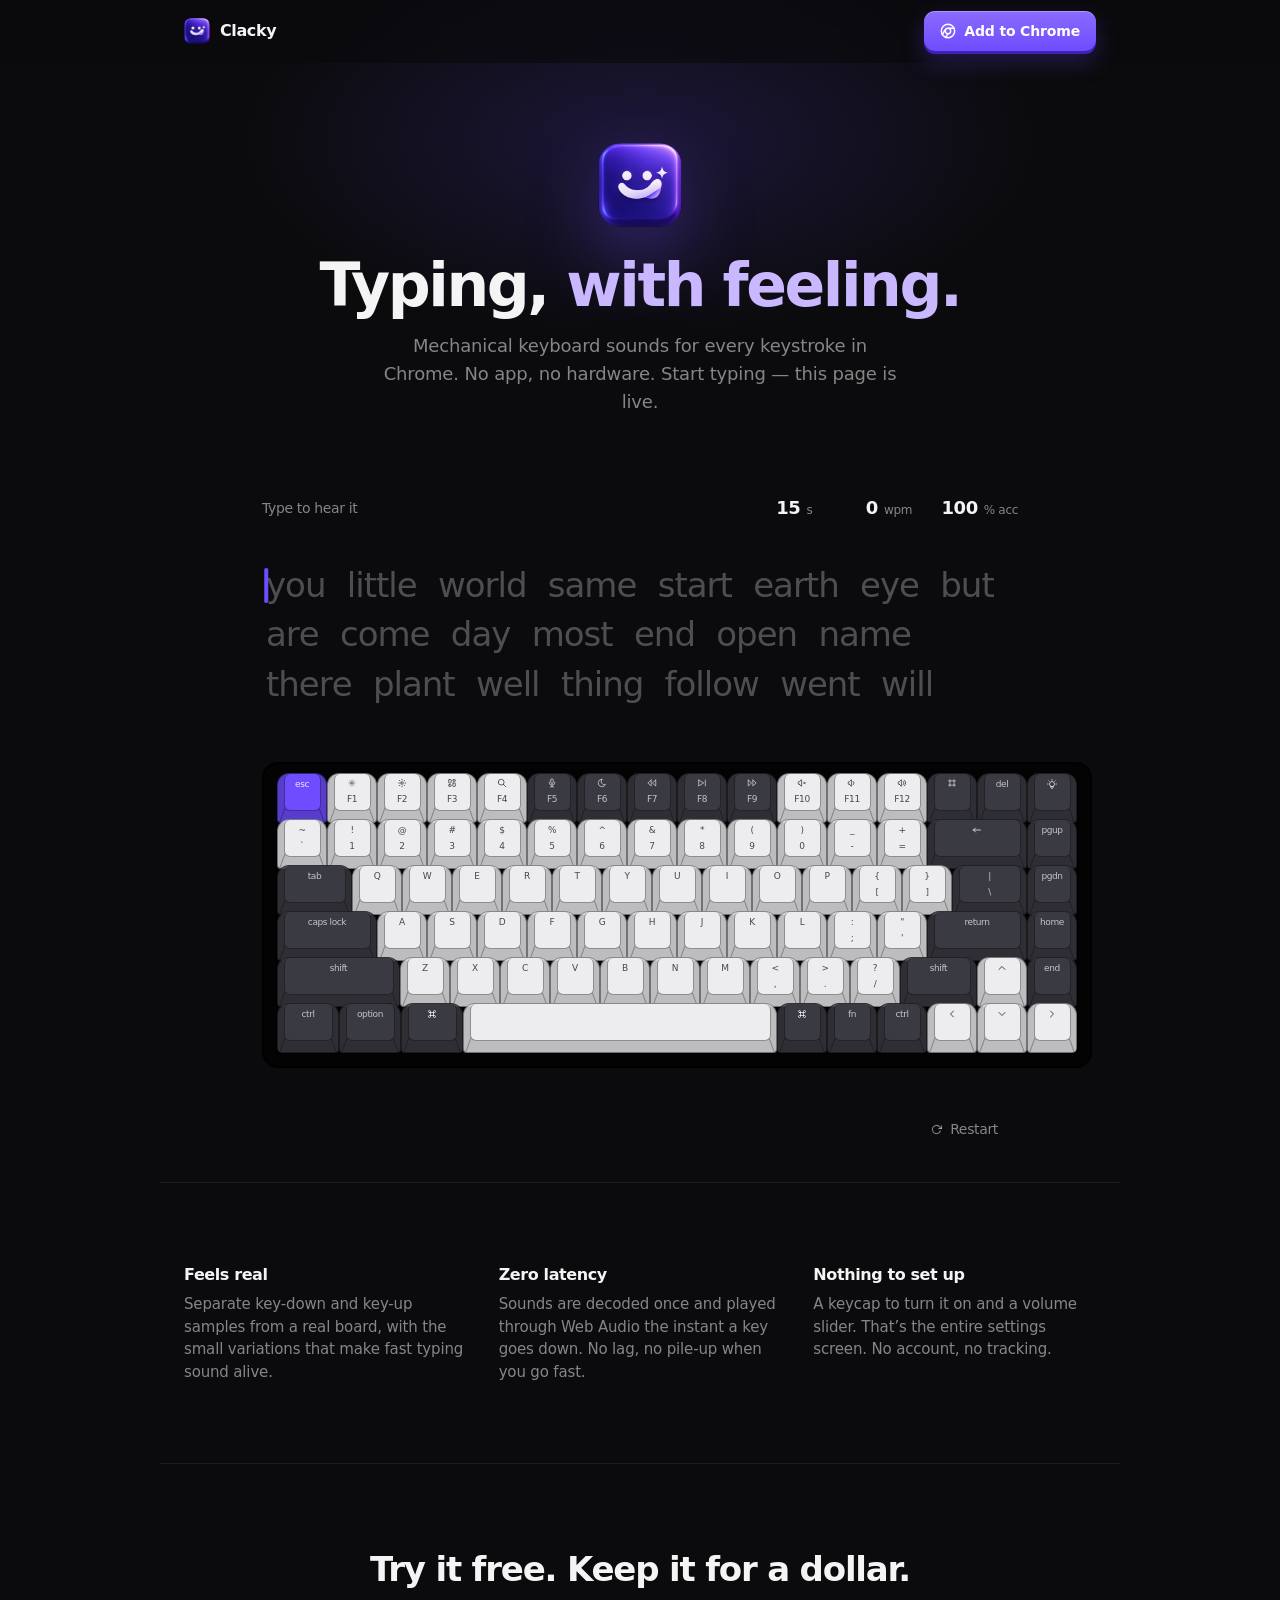
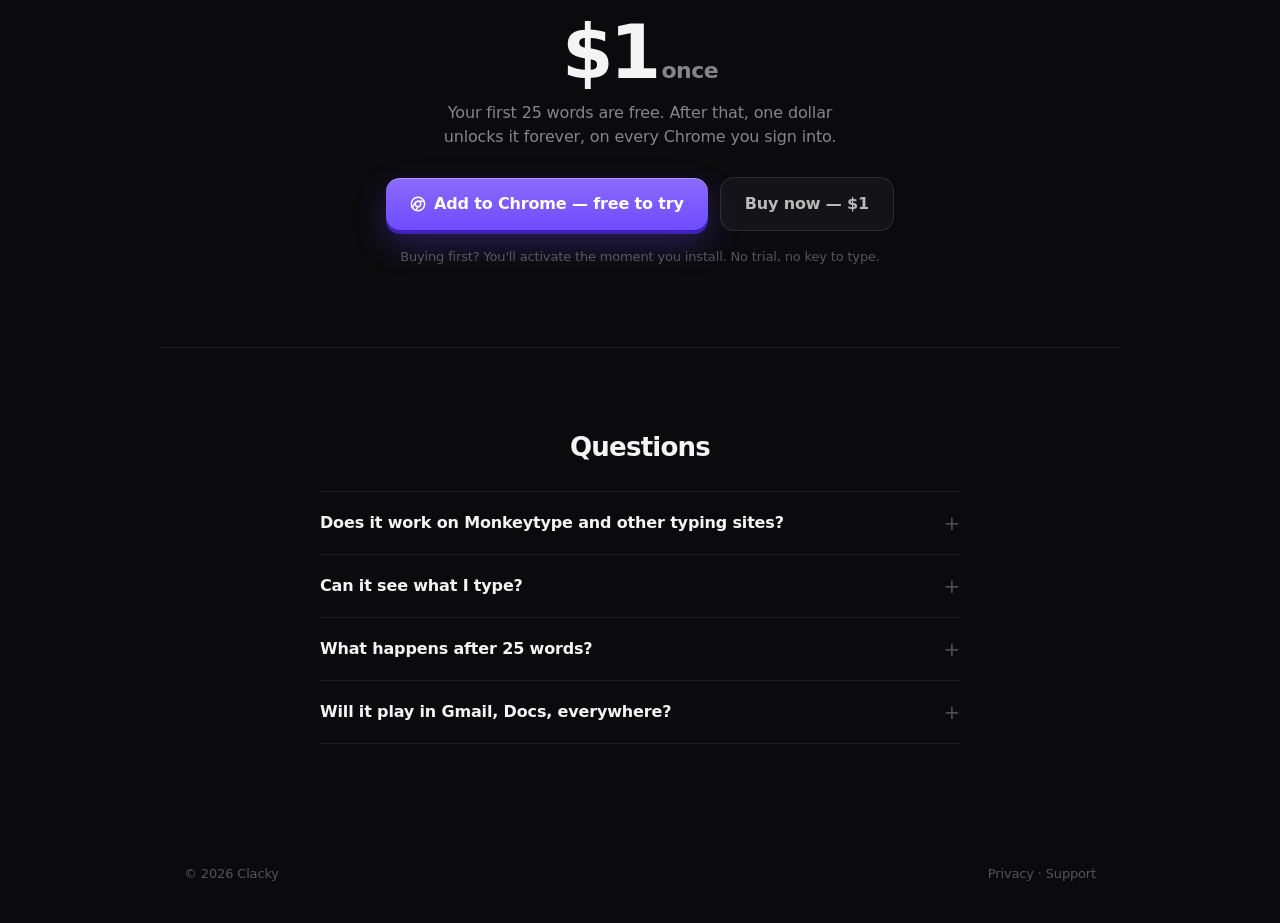
<file: index.html>
<!doctype html>
<html lang="en">
  <head>
    <meta charset="UTF-8" />
    <meta name="viewport" content="width=device-width, initial-scale=1" />
    <title>Clacky — mechanical keyboard sounds for Chrome</title>
    <meta name="description" content="Mechanical keyboard sounds for every keystroke in Chrome. Type anywhere on this page to hear it. No app, no hardware." />
    <meta property="og:title" content="Clacky — mechanical keyboard sounds for Chrome" />
    <meta property="og:description" content="Type anywhere on this page to hear it. Then add it to Chrome." />
    <meta property="og:image" content="https://yashraj-dm.github.io/clacky/logo.png" />
    <meta name="theme-color" content="#0B0B0D" />
    <link rel="icon" href="./icon.png" />
    <script type="module" crossorigin src="./assets/index-BeevoSQQ.js"></script>
    <link rel="stylesheet" crossorigin href="./assets/index-BkM6yzUh.css">
  </head>
  <body>
    <div id="root"></div>
  </body>
</html>
</file>
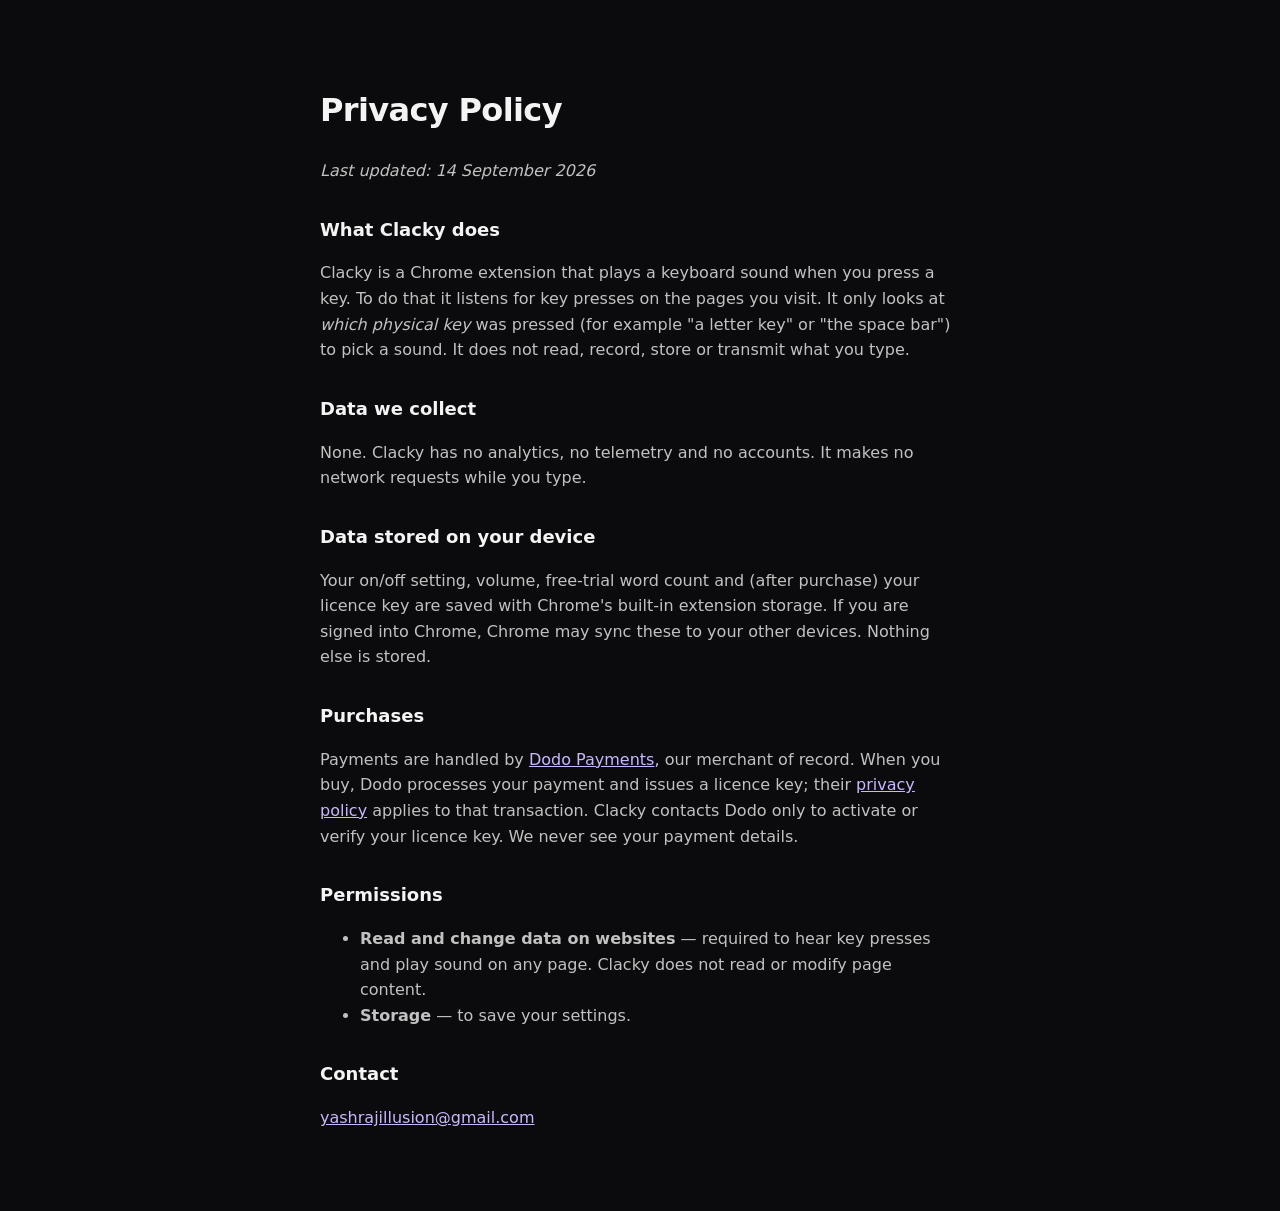
<file: privacy.html>
<!doctype html>
<html lang="en">
<head>
  <meta charset="UTF-8" />
  <meta name="viewport" content="width=device-width, initial-scale=1" />
  <title>Clacky — Privacy Policy</title>
  <style>
    body { margin: 0; background: #0B0B0D; color: #F4F4F5; font: 16px/1.6 ui-rounded, "SF Pro Rounded", -apple-system, system-ui, sans-serif; }
    main { max-width: 640px; margin: 0 auto; padding: 64px 24px; }
    h1 { letter-spacing: -.02em; } h2 { margin-top: 32px; font-size: 18px; }
    p, li { color: rgba(255,255,255,.75); } a { color: #C9B8FF; }
  </style>
</head>
<body>
  <main>
    <h1>Privacy Policy</h1>
    <p><em>Last updated: 14 September 2026</em></p>

    <h2>What Clacky does</h2>
    <p>Clacky is a Chrome extension that plays a keyboard sound when you press a key. To do that it listens for key presses on the pages you visit. It only looks at <em>which physical key</em> was pressed (for example "a letter key" or "the space bar") to pick a sound. It does not read, record, store or transmit what you type.</p>

    <h2>Data we collect</h2>
    <p>None. Clacky has no analytics, no telemetry and no accounts. It makes no network requests while you type.</p>

    <h2>Data stored on your device</h2>
    <p>Your on/off setting, volume, free-trial word count and (after purchase) your licence key are saved with Chrome's built-in extension storage. If you are signed into Chrome, Chrome may sync these to your other devices. Nothing else is stored.</p>

    <h2>Purchases</h2>
    <p>Payments are handled by <a href="https://dodopayments.com">Dodo Payments</a>, our merchant of record. When you buy, Dodo processes your payment and issues a licence key; their <a href="https://dodopayments.com/privacy-policy">privacy policy</a> applies to that transaction. Clacky contacts Dodo only to activate or verify your licence key. We never see your payment details.</p>

    <h2>Permissions</h2>
    <ul>
      <li><b>Read and change data on websites</b> — required to hear key presses and play sound on any page. Clacky does not read or modify page content.</li>
      <li><b>Storage</b> — to save your settings.</li>
    </ul>

    <h2>Contact</h2>
    <p><a href="mailto:yashrajillusion@gmail.com">yashrajillusion@gmail.com</a></p>
  </main>
</body>
</html>
</file>
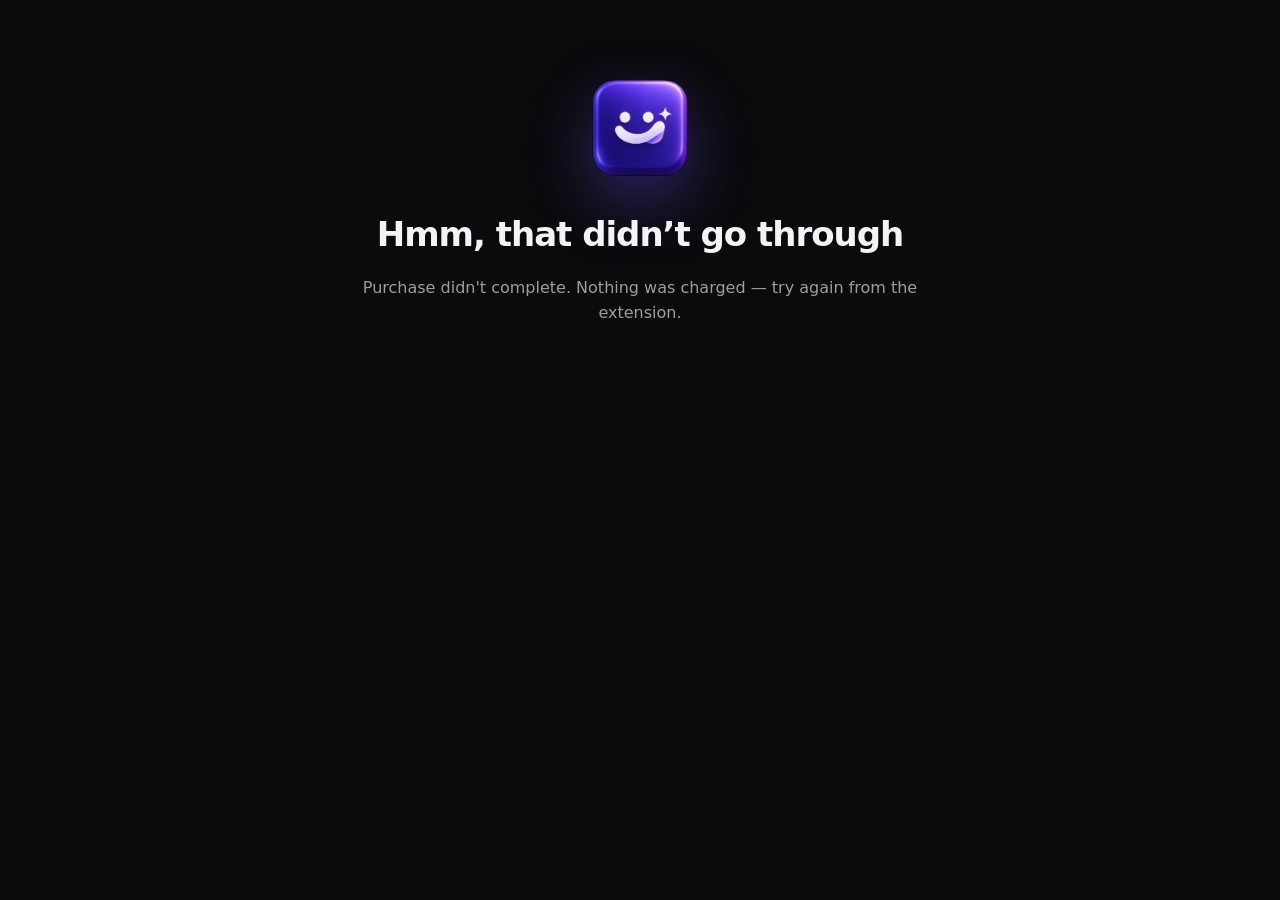
<file: thanks.html>
<!doctype html>
<html lang="en">
<head>
  <meta charset="UTF-8" />
  <meta name="viewport" content="width=device-width, initial-scale=1" />
  <title>Clacky — you're in</title>
  <link rel="icon" href="icon.png" />
  <style>
    body { margin: 0; background: #0B0B0D; color: #F4F4F5; font: 16px/1.55 ui-rounded, "SF Pro Rounded", -apple-system, system-ui, sans-serif; -webkit-font-smoothing: antialiased; }
    main { max-width: 560px; margin: 0 auto; padding: 80px 24px; text-align: center; }
    img { width: 96px; height: 96px; border-radius: 24px; box-shadow: 0 24px 60px rgba(110,76,255,.35); }
    h1 { font-size: 34px; letter-spacing: -.03em; margin: 24px 0 8px; }
    p { color: rgba(255,255,255,.6); }
    code { display: inline-block; margin-top: 8px; font: 600 15px/1 ui-monospace, Menlo, monospace; letter-spacing: .06em; background: rgba(255,255,255,.06); border: 1px solid rgba(255,255,255,.1); border-radius: 10px; padding: 12px 16px; user-select: all; }
    .hidden { display: none; }
    .btn { display: inline-block; margin: 14px 0 6px; background: linear-gradient(180deg, #8B6BFF, #6E4CFF); color: #fff; text-decoration: none; font-weight: 700; padding: 13px 24px; border-radius: 13px; box-shadow: 0 4px 0 #3F22B8, 0 12px 30px rgba(110,76,255,.35); }
    .btn:active { transform: translateY(3px); box-shadow: 0 1px 0 #3F22B8; }
    .small { font-size: 13px; color: rgba(255,255,255,.45); margin-top: 18px; }
    .small code { font-size: 12px; padding: 6px 10px; margin-left: 4px; }
  </style>
</head>
<body>
  <main>
    <img src="icon.png" alt="" />
    <h1 id="title">Thanks for buying Clacky</h1>
    <p id="auto" class="hidden">Clacky is activated. Close this tab and start typing.<br><span class="small">Your licence key is also in your email — check Spam if it isn’t in your inbox.</span></p>
    <div id="install" class="hidden">
      <p>One step left: add Clacky to Chrome. <b>Keep this tab open</b> — it activates itself the moment the extension installs.</p>
      <a class="btn" id="storeBtn" href="#" target="_blank" rel="noopener">Add to Chrome</a>
      <p class="small">Already installed? Open the extension, click <b>Already bought?</b> and paste: <code id="key2"></code></p>
      <p class="small">Your licence key is also in your email — check Spam if it isn’t in your inbox.</p>
    </div>
    <div id="manual" class="hidden">
      <p>Your licence key — it's also in your email. If Clacky didn't unlock by itself, open the extension, click <b>Already bought?</b> and paste it:</p>
      <code id="key"></code>
    </div>
    <p id="none" class="hidden">Purchase didn't complete. Nothing was charged — try again from the extension.</p>
  </main>
  <script>
    const STORE_URL = 'https://chromewebstore.google.com/detail/bkfcilaccahjobheeimoakleihfalfpi'
    const $ = (id) => document.getElementById(id)
    const show = (id) => { for (const x of ['install', 'manual', 'auto', 'none']) $(x).classList.toggle('hidden', x !== id) }
    const q = new URLSearchParams(location.search)
    const key = (q.get('license_key') || '').split(',')[0]
    if (q.get('status') !== 'succeeded' || !key) {
      show('none'); $('title').textContent = 'Hmm, that didn’t go through'
    } else {
      $('key').textContent = key; $('key2').textContent = key
      if (STORE_URL) $('storeBtn').href = STORE_URL
      else $('storeBtn').addEventListener('click', (e) => { e.preventDefault(); e.currentTarget.textContent = 'Coming to the Chrome Web Store' })
      // Default to "install first"; if the extension is present its content
      // script replaces this with "all set" (or the manual key on failure).
      show('install')
    }
    window.addEventListener('message', (e) => {
      if (e.origin !== location.origin || !e.data || !e.data.clacky) return
      if (e.data.clacky === 'activated') { show('auto'); $('title').textContent = 'You’re all set' }
      else if (e.data.clacky === 'failed') show('manual')
    })
  </script>
</body>
</html>
</file>
<file: assets/index-BkM6yzUh.css>
/*! tailwindcss v4.3.3 | MIT License | https://tailwindcss.com */@layer properties{@supports (((-webkit-hyphens:none)) and (not (margin-trim:inline))) or ((-moz-orient:inline) and (not (color:rgb(from red r g b)))){*,:before,:after,::backdrop{--tw-translate-x:0;--tw-translate-y:0;--tw-translate-z:0;--tw-scale-x:1;--tw-scale-y:1;--tw-scale-z:1;--tw-rotate-x:initial;--tw-rotate-y:initial;--tw-rotate-z:initial;--tw-skew-x:initial;--tw-skew-y:initial;--tw-space-y-reverse:0;--tw-border-style:solid;--tw-gradient-position:initial;--tw-gradient-from:#0000;--tw-gradient-via:#0000;--tw-gradient-to:#0000;--tw-gradient-stops:initial;--tw-gradient-via-stops:initial;--tw-gradient-from-position:0%;--tw-gradient-via-position:50%;--tw-gradient-to-position:100%;--tw-leading:initial;--tw-font-weight:initial;--tw-tracking:initial;--tw-ordinal:initial;--tw-slashed-zero:initial;--tw-numeric-figure:initial;--tw-numeric-spacing:initial;--tw-numeric-fraction:initial;--tw-shadow:0 0 #0000;--tw-shadow-color:initial;--tw-shadow-alpha:100%;--tw-inset-shadow:0 0 #0000;--tw-inset-shadow-color:initial;--tw-inset-shadow-alpha:100%;--tw-ring-color:initial;--tw-ring-shadow:0 0 #0000;--tw-inset-ring-color:initial;--tw-inset-ring-shadow:0 0 #0000;--tw-ring-inset:initial;--tw-ring-offset-width:0px;--tw-ring-offset-color:#fff;--tw-ring-offset-shadow:0 0 #0000;--tw-blur:initial;--tw-brightness:initial;--tw-contrast:initial;--tw-grayscale:initial;--tw-hue-rotate:initial;--tw-invert:initial;--tw-opacity:initial;--tw-saturate:initial;--tw-sepia:initial;--tw-drop-shadow:initial;--tw-drop-shadow-color:initial;--tw-drop-shadow-alpha:100%;--tw-drop-shadow-size:initial;--tw-backdrop-blur:initial;--tw-backdrop-brightness:initial;--tw-backdrop-contrast:initial;--tw-backdrop-grayscale:initial;--tw-backdrop-hue-rotate:initial;--tw-backdrop-invert:initial;--tw-backdrop-opacity:initial;--tw-backdrop-saturate:initial;--tw-backdrop-sepia:initial;--tw-duration:initial;--tw-ease:initial}}}@layer theme{:root,:host{--font-sans:ui-rounded, "SF Pro Rounded", -apple-system, BlinkMacSystemFont, "Segoe UI", system-ui, sans-serif;--font-mono:ui-monospace, SFMono-Regular, Menlo, Monaco, Consolas, "Liberation Mono", "Courier New", monospace;--color-neutral-300:oklch(87% 0 none);--color-neutral-600:oklch(43.9% 0 none);--color-neutral-900:oklch(20.5% 0 none);--color-black:#000;--color-white:#fff;--spacing:.25rem;--text-sm:.875rem;--text-sm--line-height:calc(1.25 / .875);--text-base:1rem;--text-base--line-height: 1.5 ;--text-lg:1.125rem;--text-lg--line-height:calc(1.75 / 1.125);--text-8xl:6rem;--text-8xl--line-height:1;--text-9xl:8rem;--text-9xl--line-height:1;--font-weight-normal:400;--font-weight-medium:500;--font-weight-semibold:600;--font-weight-bold:700;--font-weight-extrabold:800;--tracking-tight:-.025em;--radius-xl:.75rem;--radius-2xl:1rem;--ease-out:cubic-bezier(0, 0, .2, 1);--blur-xl:24px;--default-transition-duration:.15s;--default-transition-timing-function:cubic-bezier(.4, 0, .2, 1);--default-font-family:var(--font-sans);--default-mono-font-family:var(--font-mono);--color-accent:#6e4cff;--color-accent-deep:#3f22b8;--color-accent-soft:#c9b8ff;--color-ink:#f4f4f5;--color-bg:#0b0b0d}}@layer base{*,:after,:before,::backdrop{box-sizing:border-box;border:0 solid;margin:0;padding:0}::file-selector-button{box-sizing:border-box;border:0 solid;margin:0;padding:0}html,:host{-webkit-text-size-adjust:100%;-moz-tab-size:4;tab-size:4;line-height:1.5;font-family:var(--default-font-family,-apple-system, BlinkMacSystemFont, "Segoe UI", Roboto, "Helvetica Neue", "Noto Sans", Arial, sans-serif, "Apple Color Emoji", "Segoe UI Emoji", "Segoe UI Symbol", "Noto Color Emoji");font-feature-settings:var(--default-font-feature-settings,normal);font-variation-settings:var(--default-font-variation-settings,normal);-webkit-tap-highlight-color:transparent}hr{height:0;color:inherit;border-top-width:1px}abbr:where([title]){-webkit-text-decoration:underline dotted;text-decoration:underline dotted}h1,h2,h3,h4,h5,h6{font-size:inherit;font-weight:inherit}a{color:inherit;-webkit-text-decoration:inherit;text-decoration:inherit}b,strong{font-weight:bolder}code,kbd,samp,pre{font-family:var(--default-mono-font-family,ui-monospace, SFMono-Regular, Menlo, Monaco, Consolas, "Liberation Mono", "Courier New", monospace);font-feature-settings:var(--default-mono-font-feature-settings,normal);font-variation-settings:var(--default-mono-font-variation-settings,normal);font-size:1em}small{font-size:80%}sub,sup{vertical-align:baseline;font-size:75%;line-height:0;position:relative}sub{bottom:-.25em}sup{top:-.5em}table{text-indent:0;border-color:inherit;border-collapse:collapse}:-moz-focusring:where(:not(iframe)){outline:auto}progress{vertical-align:baseline}summary{display:list-item}ol,ul,menu{list-style:none}img,svg,video,canvas,audio,iframe,embed,object{vertical-align:middle;display:block}img,video{max-width:100%;height:auto}button,input,select,optgroup,textarea{font:inherit;font-feature-settings:inherit;font-variation-settings:inherit;letter-spacing:inherit;color:inherit;opacity:1;background-color:#0000;border-radius:0}::file-selector-button{font:inherit;font-feature-settings:inherit;font-variation-settings:inherit;letter-spacing:inherit;color:inherit;opacity:1;background-color:#0000;border-radius:0}:where(select:is([multiple],[size])) optgroup{font-weight:bolder}:where(select:is([multiple],[size])) optgroup option{padding-inline-start:20px}::file-selector-button{margin-inline-end:4px}::placeholder{opacity:1}@supports (not ((-webkit-appearance:-apple-pay-button))) or (contain-intrinsic-size:1px){::placeholder{color:currentColor}@supports (color:color-mix(in lab,red,red)){::placeholder{color:color-mix(in oklab,currentcolor 50%,transparent)}}}textarea{resize:vertical}::-webkit-search-decoration{-webkit-appearance:none}::-webkit-date-and-time-value{min-height:1lh;text-align:inherit}::-webkit-datetime-edit{display:inline-flex}::-webkit-datetime-edit-fields-wrapper{padding:0}::-webkit-datetime-edit{padding-block:0}::-webkit-datetime-edit-year-field{padding-block:0}::-webkit-datetime-edit-month-field{padding-block:0}::-webkit-datetime-edit-day-field{padding-block:0}::-webkit-datetime-edit-hour-field{padding-block:0}::-webkit-datetime-edit-minute-field{padding-block:0}::-webkit-datetime-edit-second-field{padding-block:0}::-webkit-datetime-edit-millisecond-field{padding-block:0}::-webkit-datetime-edit-meridiem-field{padding-block:0}::-webkit-calendar-picker-indicator{line-height:1}:-moz-ui-invalid{box-shadow:none}button,input:where([type=button],[type=reset],[type=submit]){-webkit-appearance:button;-moz-appearance:button;appearance:button}::file-selector-button{-webkit-appearance:button;-moz-appearance:button;appearance:button}::-webkit-inner-spin-button{height:auto}::-webkit-outer-spin-button{height:auto}[hidden]:where(:not([hidden=until-found])){display:none!important}}@layer components;@layer utilities{.pointer-events-auto{pointer-events:auto}.pointer-events-none{pointer-events:none}.visible{visibility:visible}.absolute{position:absolute}.fixed{position:fixed}.relative{position:relative}.sticky{position:sticky}.inset-0{top:0;right:0;bottom:0;left:0}.inset-x-0{inset-inline:0}.-top-20{top:calc(var(--spacing) * -20)}.top-0{top:0}.right-0{right:0}.bottom-0{bottom:0}.bottom-full{bottom:100%}.left-0{left:0}.z-0{z-index:0}.z-10{z-index:10}.z-20{z-index:20}.z-\[100\]{z-index:100}.container{width:100%}@media(min-width:40rem){.container{max-width:40rem}}@media(min-width:48rem){.container{max-width:48rem}}@media(min-width:64rem){.container{max-width:64rem}}@media(min-width:80rem){.container{max-width:80rem}}@media(min-width:96rem){.container{max-width:96rem}}.mx-auto{margin-inline:auto}.mt-0{margin-top:0}.mt-0\.5{margin-top:calc(var(--spacing) * .5)}.mt-1\.5{margin-top:calc(var(--spacing) * 1.5)}.mt-2{margin-top:calc(var(--spacing) * 2)}.mt-3{margin-top:calc(var(--spacing) * 3)}.mt-4{margin-top:calc(var(--spacing) * 4)}.mt-5{margin-top:calc(var(--spacing) * 5)}.mt-6{margin-top:calc(var(--spacing) * 6)}.mt-7{margin-top:calc(var(--spacing) * 7)}.mt-10{margin-top:calc(var(--spacing) * 10)}.-mr-0\.5{margin-right:calc(var(--spacing) * -.5)}.mb-2{margin-bottom:calc(var(--spacing) * 2)}.mb-6{margin-bottom:calc(var(--spacing) * 6)}.mb-7{margin-bottom:calc(var(--spacing) * 7)}.mb-10{margin-bottom:calc(var(--spacing) * 10)}.ml-1{margin-left:var(--spacing)}.block{display:block}.flex{display:flex}.grid{display:grid}.hidden{display:none}.inline{display:inline}.inline-block{display:inline-block}.inline-flex{display:inline-flex}.size-\[10px\]{width:10px;height:10px}.size-\[12px\]{width:12px;height:12px}.h-3\.5{height:calc(var(--spacing) * 3.5)}.h-4{height:calc(var(--spacing) * 4)}.h-9{height:calc(var(--spacing) * 9)}.h-\[1px\]{height:1px}.h-\[5px\]{height:5px}.h-\[10px\]{height:10px}.h-\[11px\]{height:11px}.h-\[26px\]{height:26px}.h-\[37px\]{height:37px}.h-\[45px\]{height:45px}.h-\[50px\]{height:50px}.h-\[62px\]{height:62px}.h-\[84px\]{height:84px}.h-\[278px\]{height:278px}.h-\[560px\]{height:560px}.h-fit{height:fit-content}.h-px{height:1px}.max-h-\[min\(240px\,42vh\)\]{max-height:min(240px,42vh)}.min-h-0{min-height:0}.min-h-\[120px\]{min-height:120px}.min-h-\[250px\]{min-height:250px}.w-3\.5{width:calc(var(--spacing) * 3.5)}.w-4{width:calc(var(--spacing) * 4)}.w-8{width:calc(var(--spacing) * 8)}.w-9{width:calc(var(--spacing) * 9)}.w-\[1px\]{width:1px}.w-\[5px\]{width:5px}.w-\[10px\]{width:10px}.w-\[11px\]{width:11px}.w-\[26px\]{width:26px}.w-\[84px\]{width:84px}.w-\[240px\]{width:240px}.w-fit{width:fit-content}.w-full{width:100%}.max-w-\[420px\]{max-width:420px}.max-w-\[520px\]{max-width:520px}.max-w-\[640px\]{max-width:640px}.max-w-\[820px\]{max-width:820px}.max-w-\[920px\]{max-width:920px}.max-w-\[960px\]{max-width:960px}.max-w-\[1200px\]{max-width:1200px}.max-w-\[1600px\]{max-width:1600px}.min-w-\[200px\]{min-width:200px}.shrink-0{flex-shrink:0}.grow{flex-grow:1}.origin-top{transform-origin:top}.origin-top-left{transform-origin:0 0}.-translate-x-3\.5{--tw-translate-x:calc(var(--spacing) * -3.5);translate:var(--tw-translate-x) var(--tw-translate-y)}.translate-x-3\.5{--tw-translate-x:calc(var(--spacing) * 3.5);translate:var(--tw-translate-x) var(--tw-translate-y)}.-translate-y-1{--tw-translate-y:calc(var(--spacing) * -1);translate:var(--tw-translate-x) var(--tw-translate-y)}.translate-y-full{--tw-translate-y:100%;translate:var(--tw-translate-x) var(--tw-translate-y)}.scale-y-0{--tw-scale-y:0%;scale:var(--tw-scale-x) var(--tw-scale-y)}.scale-y-100{--tw-scale-y:100%;scale:var(--tw-scale-x) var(--tw-scale-y)}.scale-\[0\.94\]{scale:.94}.-rotate-60{rotate:-60deg}.-rotate-70{rotate:-70deg}.rotate-60{rotate:60deg}.rotate-70{rotate:70deg}.rotate-180{rotate:180deg}.transform{transform:var(--tw-rotate-x,) var(--tw-rotate-y,) var(--tw-rotate-z,) var(--tw-skew-x,) var(--tw-skew-y,)}.cursor-pointer{cursor:pointer}.touch-none{touch-action:none}.resize{resize:both}.appearance-none{-webkit-appearance:none;-moz-appearance:none;appearance:none}.grid-rows-\[0fr\]{grid-template-rows:0fr}.grid-rows-\[1fr\]{grid-template-rows:1fr}.flex-col{flex-direction:column}.flex-wrap{flex-wrap:wrap}.items-baseline{align-items:baseline}.items-center{align-items:center}.items-end{align-items:flex-end}.items-start{align-items:flex-start}.justify-between{justify-content:space-between}.justify-center{justify-content:center}.gap-0\.5{gap:calc(var(--spacing) * .5)}.gap-1{gap:var(--spacing)}.gap-1\.5{gap:calc(var(--spacing) * 1.5)}.gap-2{gap:calc(var(--spacing) * 2)}.gap-2\.5{gap:calc(var(--spacing) * 2.5)}.gap-3{gap:calc(var(--spacing) * 3)}.gap-4{gap:calc(var(--spacing) * 4)}.gap-5{gap:calc(var(--spacing) * 5)}.gap-6{gap:calc(var(--spacing) * 6)}.gap-8{gap:calc(var(--spacing) * 8)}:where(.-space-y-1>:not(:last-child)){--tw-space-y-reverse:0;margin-block-start:calc(calc(var(--spacing) * -1) * var(--tw-space-y-reverse));margin-block-end:calc(calc(var(--spacing) * -1) * calc(1 - var(--tw-space-y-reverse)))}.overflow-hidden{overflow:hidden}.overflow-visible{overflow:visible}.overflow-y-auto{overflow-y:auto}.overscroll-contain{overscroll-behavior:contain}.rounded-2xl{border-radius:var(--radius-2xl)}.rounded-\[2px\]{border-radius:2px}.rounded-\[4px\]{border-radius:4px}.rounded-\[5px\]{border-radius:5px}.rounded-\[6px\]{border-radius:6px}.rounded-\[7px\]{border-radius:7px}.rounded-\[9px\]{border-radius:9px}.rounded-\[14px\]{border-radius:14px}.rounded-\[16px\]{border-radius:16px}.rounded-\[23px\]{border-radius:23px}.rounded-full{border-radius:3.40282e38px}.rounded-xl{border-radius:var(--radius-xl)}.rounded-t-\[8px\]{border-top-left-radius:8px;border-top-right-radius:8px}.rounded-t-\[12px\]{border-top-left-radius:12px;border-top-right-radius:12px}.border{border-style:var(--tw-border-style);border-width:1px}.border-0{border-style:var(--tw-border-style);border-width:0}.border-2{border-style:var(--tw-border-style);border-width:2px}.border-t{border-top-style:var(--tw-border-style);border-top-width:1px}.border-t-0{border-top-style:var(--tw-border-style);border-top-width:0}.border-b{border-bottom-style:var(--tw-border-style);border-bottom-width:1px}.border-black{border-color:var(--color-black)}.border-black\/40{border-color:#0006}@supports (color:color-mix(in lab,red,red)){.border-black\/40{border-color:color-mix(in oklab,var(--color-black) 40%,transparent)}}.border-transparent{border-color:#0000}.border-white\/10{border-color:#ffffff1a}@supports (color:color-mix(in lab,red,red)){.border-white\/10{border-color:color-mix(in oklab,var(--color-white) 10%,transparent)}}.border-white\/\[\.07\]{border-color:#ffffff12}@supports (color:color-mix(in lab,red,red)){.border-white\/\[\.07\]{border-color:color-mix(in oklab,var(--color-white) 7%,transparent)}}.border-white\/\[0\.08\]{border-color:#ffffff14}@supports (color:color-mix(in lab,red,red)){.border-white\/\[0\.08\]{border-color:color-mix(in oklab,var(--color-white) 8%,transparent)}}.bg-\[\#1C1C21\]{background-color:#1c1c21}.bg-\[\#C9B8FF\]{background-color:#c9b8ff}.bg-bg\/70{background-color:#0b0b0db3}@supports (color:color-mix(in lab,red,red)){.bg-bg\/70{background-color:color-mix(in oklab,var(--color-bg) 70%,transparent)}}.bg-black\/30{background-color:#0000004d}@supports (color:color-mix(in lab,red,red)){.bg-black\/30{background-color:color-mix(in oklab,var(--color-black) 30%,transparent)}}.bg-black\/40{background-color:#0006}@supports (color:color-mix(in lab,red,red)){.bg-black\/40{background-color:color-mix(in oklab,var(--color-black) 40%,transparent)}}.bg-black\/70{background-color:#000000b3}@supports (color:color-mix(in lab,red,red)){.bg-black\/70{background-color:color-mix(in oklab,var(--color-black) 70%,transparent)}}.bg-black\/80{background-color:#000c}@supports (color:color-mix(in lab,red,red)){.bg-black\/80{background-color:color-mix(in oklab,var(--color-black) 80%,transparent)}}.bg-transparent{background-color:#0000}.bg-white\/10{background-color:#ffffff1a}@supports (color:color-mix(in lab,red,red)){.bg-white\/10{background-color:color-mix(in oklab,var(--color-white) 10%,transparent)}}.bg-white\/\[\.04\]{background-color:#ffffff0a}@supports (color:color-mix(in lab,red,red)){.bg-white\/\[\.04\]{background-color:color-mix(in oklab,var(--color-white) 4%,transparent)}}.bg-white\/\[0\.06\]{background-color:#ffffff0f}@supports (color:color-mix(in lab,red,red)){.bg-white\/\[0\.06\]{background-color:color-mix(in oklab,var(--color-white) 6%,transparent)}}.bg-gradient-to-b{--tw-gradient-position:to bottom in oklab;background-image:linear-gradient(var(--tw-gradient-stops))}.bg-\[radial-gradient\(60\%_50\%_at_50\%_28\%\,rgba\(110\,76\,255\,\.18\)\,transparent_70\%\)\]{background-image:radial-gradient(60% 50% at 50% 28%,#6e4cff2e,#0000 70%)}.from-\[\#8B6BFF\]{--tw-gradient-from:#8b6bff;--tw-gradient-stops:var(--tw-gradient-via-stops,var(--tw-gradient-position), var(--tw-gradient-from) var(--tw-gradient-from-position), var(--tw-gradient-to) var(--tw-gradient-to-position))}.to-\[\#6E4CFF\]{--tw-gradient-to:#6e4cff;--tw-gradient-stops:var(--tw-gradient-via-stops,var(--tw-gradient-position), var(--tw-gradient-from) var(--tw-gradient-from-position), var(--tw-gradient-to) var(--tw-gradient-to-position))}.object-cover{object-fit:cover}.p-0{padding:0}.p-1{padding:var(--spacing)}.p-3{padding:calc(var(--spacing) * 3)}.px-3{padding-inline:calc(var(--spacing) * 3)}.px-4{padding-inline:calc(var(--spacing) * 4)}.px-5{padding-inline:calc(var(--spacing) * 5)}.px-6{padding-inline:calc(var(--spacing) * 6)}.py-2{padding-block:calc(var(--spacing) * 2)}.py-2\.5{padding-block:calc(var(--spacing) * 2.5)}.py-3\.5{padding-block:calc(var(--spacing) * 3.5)}.py-4{padding-block:calc(var(--spacing) * 4)}.py-6{padding-block:calc(var(--spacing) * 6)}.py-10{padding-block:calc(var(--spacing) * 10)}.py-20{padding-block:calc(var(--spacing) * 20)}.pt-16{padding-top:calc(var(--spacing) * 16)}.pr-0\.5{padding-right:calc(var(--spacing) * .5)}.pb-4{padding-bottom:calc(var(--spacing) * 4)}.pb-8{padding-bottom:calc(var(--spacing) * 8)}.pl-0{padding-left:0}.pl-5{padding-left:calc(var(--spacing) * 5)}.pl-10{padding-left:calc(var(--spacing) * 10)}.text-center{text-align:center}.text-left{text-align:left}.text-right{text-align:right}.align-middle{vertical-align:middle}.text-8xl{font-size:var(--text-8xl);line-height:var(--tw-leading,var(--text-8xl--line-height))}.text-base{font-size:var(--text-base);line-height:var(--tw-leading,var(--text-base--line-height))}.text-lg{font-size:var(--text-lg);line-height:var(--tw-leading,var(--text-lg--line-height))}.text-sm{font-size:var(--text-sm);line-height:var(--tw-leading,var(--text-sm--line-height))}.text-\[9px\]{font-size:9px}.text-\[11px\]{font-size:11px}.text-\[12px\]{font-size:12px}.text-\[13px\]{font-size:13px}.text-\[15px\]{font-size:15px}.text-\[18px\]{font-size:18px}.text-\[22px\]{font-size:22px}.text-\[26px\]{font-size:26px}.text-\[34px\]{font-size:34px}.text-\[74px\]{font-size:74px}.text-\[clamp\(38px\,6\.2vw\,60px\)\]{font-size:clamp(38px,6.2vw,60px)}.leading-\[0\.9\]{--tw-leading:.9;line-height:.9}.leading-\[1\.02\]{--tw-leading:1.02;line-height:1.02}.leading-none{--tw-leading:1;line-height:1}.font-bold{--tw-font-weight:var(--font-weight-bold);font-weight:var(--font-weight-bold)}.font-extrabold{--tw-font-weight:var(--font-weight-extrabold);font-weight:var(--font-weight-extrabold)}.font-medium{--tw-font-weight:var(--font-weight-medium);font-weight:var(--font-weight-medium)}.font-normal{--tw-font-weight:var(--font-weight-normal);font-weight:var(--font-weight-normal)}.font-semibold{--tw-font-weight:var(--font-weight-semibold);font-weight:var(--font-weight-semibold)}.tracking-\[-\.03em\]{--tw-tracking:-.03em;letter-spacing:-.03em}.tracking-\[-\.04em\]{--tw-tracking:-.04em;letter-spacing:-.04em}.tracking-\[-\.05em\]{--tw-tracking:-.05em;letter-spacing:-.05em}.tracking-\[-\.035em\]{--tw-tracking:-.035em;letter-spacing:-.035em}.tracking-tight{--tw-tracking:var(--tracking-tight);letter-spacing:var(--tracking-tight)}.whitespace-nowrap{white-space:nowrap}.text-\[\#C9B8FF\]{color:#c9b8ff}.text-accent-soft{color:var(--color-accent-soft)}.text-ink{color:var(--color-ink)}.text-neutral-600{color:var(--color-neutral-600)}.text-white{color:var(--color-white)}.text-white\/30{color:#ffffff4d}@supports (color:color-mix(in lab,red,red)){.text-white\/30{color:color-mix(in oklab,var(--color-white) 30%,transparent)}}.text-white\/45{color:#ffffff73}@supports (color:color-mix(in lab,red,red)){.text-white\/45{color:color-mix(in oklab,var(--color-white) 45%,transparent)}}.text-white\/50{color:#ffffff80}@supports (color:color-mix(in lab,red,red)){.text-white\/50{color:color-mix(in oklab,var(--color-white) 50%,transparent)}}.text-white\/70{color:#ffffffb3}@supports (color:color-mix(in lab,red,red)){.text-white\/70{color:color-mix(in oklab,var(--color-white) 70%,transparent)}}.uppercase{text-transform:uppercase}.tabular-nums{--tw-numeric-spacing:tabular-nums;font-variant-numeric:var(--tw-ordinal,) var(--tw-slashed-zero,) var(--tw-numeric-figure,) var(--tw-numeric-spacing,) var(--tw-numeric-fraction,)}.underline{text-decoration-line:underline}.decoration-neutral-300{-webkit-text-decoration-color:var(--color-neutral-300);text-decoration-color:var(--color-neutral-300)}.opacity-0{opacity:0}.opacity-70{opacity:.7}.opacity-100{opacity:1}.shadow-\[0_30px_70px_rgba\(110\,76\,255\,\.35\)\]{--tw-shadow:0 30px 70px var(--tw-shadow-color,#6e4cff59);box-shadow:var(--tw-inset-shadow),var(--tw-inset-ring-shadow),var(--tw-ring-offset-shadow),var(--tw-ring-shadow),var(--tw-shadow)}.shadow-lg{--tw-shadow:0 10px 15px -3px var(--tw-shadow-color,#0000001a), 0 4px 6px -4px var(--tw-shadow-color,#0000001a);box-shadow:var(--tw-inset-shadow),var(--tw-inset-ring-shadow),var(--tw-ring-offset-shadow),var(--tw-ring-shadow),var(--tw-shadow)}.blur{--tw-blur:blur(8px);filter:var(--tw-blur,) var(--tw-brightness,) var(--tw-contrast,) var(--tw-grayscale,) var(--tw-hue-rotate,) var(--tw-invert,) var(--tw-saturate,) var(--tw-sepia,) var(--tw-drop-shadow,)}.blur-\[6px\]{--tw-blur:blur(6px);filter:var(--tw-blur,) var(--tw-brightness,) var(--tw-contrast,) var(--tw-grayscale,) var(--tw-hue-rotate,) var(--tw-invert,) var(--tw-saturate,) var(--tw-sepia,) var(--tw-drop-shadow,)}.blur-\[10px\]{--tw-blur:blur(10px);filter:var(--tw-blur,) var(--tw-brightness,) var(--tw-contrast,) var(--tw-grayscale,) var(--tw-hue-rotate,) var(--tw-invert,) var(--tw-saturate,) var(--tw-sepia,) var(--tw-drop-shadow,)}.filter{filter:var(--tw-blur,) var(--tw-brightness,) var(--tw-contrast,) var(--tw-grayscale,) var(--tw-hue-rotate,) var(--tw-invert,) var(--tw-saturate,) var(--tw-sepia,) var(--tw-drop-shadow,)}.backdrop-blur-xl{--tw-backdrop-blur:blur(var(--blur-xl));-webkit-backdrop-filter:var(--tw-backdrop-blur,) var(--tw-backdrop-brightness,) var(--tw-backdrop-contrast,) var(--tw-backdrop-grayscale,) var(--tw-backdrop-hue-rotate,) var(--tw-backdrop-invert,) var(--tw-backdrop-opacity,) var(--tw-backdrop-saturate,) var(--tw-backdrop-sepia,);backdrop-filter:var(--tw-backdrop-blur,) var(--tw-backdrop-brightness,) var(--tw-backdrop-contrast,) var(--tw-backdrop-grayscale,) var(--tw-backdrop-hue-rotate,) var(--tw-backdrop-invert,) var(--tw-backdrop-opacity,) var(--tw-backdrop-saturate,) var(--tw-backdrop-sepia,)}.backdrop-filter{-webkit-backdrop-filter:var(--tw-backdrop-blur,) var(--tw-backdrop-brightness,) var(--tw-backdrop-contrast,) var(--tw-backdrop-grayscale,) var(--tw-backdrop-hue-rotate,) var(--tw-backdrop-invert,) var(--tw-backdrop-opacity,) var(--tw-backdrop-saturate,) var(--tw-backdrop-sepia,);backdrop-filter:var(--tw-backdrop-blur,) var(--tw-backdrop-brightness,) var(--tw-backdrop-contrast,) var(--tw-backdrop-grayscale,) var(--tw-backdrop-hue-rotate,) var(--tw-backdrop-invert,) var(--tw-backdrop-opacity,) var(--tw-backdrop-saturate,) var(--tw-backdrop-sepia,)}.transition{transition-property:color,background-color,border-color,outline-color,text-decoration-color,fill,stroke,--tw-gradient-from,--tw-gradient-via,--tw-gradient-to,opacity,box-shadow,transform,translate,scale,rotate,filter,-webkit-backdrop-filter,backdrop-filter,display,content-visibility,overlay,pointer-events;transition-timing-function:var(--tw-ease,var(--default-transition-timing-function));transition-duration:var(--tw-duration,var(--default-transition-duration))}.transition-\[grid-template-rows\,margin-top\,opacity\,filter\]{transition-property:grid-template-rows,margin-top,opacity,filter;transition-timing-function:var(--tw-ease,var(--default-transition-timing-function));transition-duration:var(--tw-duration,var(--default-transition-duration))}.transition-\[grid-template-rows\,margin-top\]{transition-property:grid-template-rows,margin-top;transition-timing-function:var(--tw-ease,var(--default-transition-timing-function));transition-duration:var(--tw-duration,var(--default-transition-duration))}.transition-\[max-width\]{transition-property:max-width;transition-timing-function:var(--tw-ease,var(--default-transition-timing-function));transition-duration:var(--tw-duration,var(--default-transition-duration))}.transition-\[opacity\,filter\]{transition-property:opacity,filter;transition-timing-function:var(--tw-ease,var(--default-transition-timing-function));transition-duration:var(--tw-duration,var(--default-transition-duration))}.transition-\[transform\,background-color\,color\,box-shadow\]{transition-property:transform,background-color,color,box-shadow;transition-timing-function:var(--tw-ease,var(--default-transition-timing-function));transition-duration:var(--tw-duration,var(--default-transition-duration))}.transition-\[transform\,opacity\,filter\]{transition-property:transform,opacity,filter;transition-timing-function:var(--tw-ease,var(--default-transition-timing-function));transition-duration:var(--tw-duration,var(--default-transition-duration))}.transition-all{transition-property:all;transition-timing-function:var(--tw-ease,var(--default-transition-timing-function));transition-duration:var(--tw-duration,var(--default-transition-duration))}.transition-colors{transition-property:color,background-color,border-color,outline-color,text-decoration-color,fill,stroke,--tw-gradient-from,--tw-gradient-via,--tw-gradient-to;transition-timing-function:var(--tw-ease,var(--default-transition-timing-function));transition-duration:var(--tw-duration,var(--default-transition-duration))}.transition-shadow{transition-property:box-shadow;transition-timing-function:var(--tw-ease,var(--default-transition-timing-function));transition-duration:var(--tw-duration,var(--default-transition-duration))}.transition-transform{transition-property:transform,translate,scale,rotate;transition-timing-function:var(--tw-ease,var(--default-transition-timing-function));transition-duration:var(--tw-duration,var(--default-transition-duration))}.duration-100{--tw-duration:.1s;transition-duration:.1s}.duration-150{--tw-duration:.15s;transition-duration:.15s}.duration-200{--tw-duration:.2s;transition-duration:.2s}.duration-300{--tw-duration:.3s;transition-duration:.3s}.duration-500{--tw-duration:.5s;transition-duration:.5s}.duration-\[240ms\]{--tw-duration:.24s;transition-duration:.24s}.duration-\[600ms\]{--tw-duration:.6s;transition-duration:.6s}.ease-\[cubic-bezier\(0\.22\,1\,0\.36\,1\)\]{--tw-ease:cubic-bezier(.22,1,.36,1);transition-timing-function:cubic-bezier(.22,1,.36,1)}.ease-out{--tw-ease:var(--ease-out);transition-timing-function:var(--ease-out)}.select-none{-webkit-user-select:none;user-select:none}@media(hover:hover){.group-hover\:-translate-y-full:is(:where(.group):hover *){--tw-translate-y:-100%;translate:var(--tw-translate-x) var(--tw-translate-y)}.group-hover\:translate-y-0:is(:where(.group):hover *){--tw-translate-y:0px;translate:var(--tw-translate-x) var(--tw-translate-y)}.group-hover\:opacity-0:is(:where(.group):hover *){opacity:0}.group-hover\:blur-\[6px\]:is(:where(.group):hover *){--tw-blur:blur(6px);filter:var(--tw-blur,) var(--tw-brightness,) var(--tw-contrast,) var(--tw-grayscale,) var(--tw-hue-rotate,) var(--tw-invert,) var(--tw-saturate,) var(--tw-sepia,) var(--tw-drop-shadow,)}}.last\:border-b:last-child{border-bottom-style:var(--tw-border-style);border-bottom-width:1px}@media(hover:hover){.hover\:bg-white\/15:hover{background-color:#ffffff26}@supports (color:color-mix(in lab,red,red)){.hover\:bg-white\/15:hover{background-color:color-mix(in oklab,var(--color-white) 15%,transparent)}}.hover\:bg-white\/\[\.07\]:hover{background-color:#ffffff12}@supports (color:color-mix(in lab,red,red)){.hover\:bg-white\/\[\.07\]:hover{background-color:color-mix(in oklab,var(--color-white) 7%,transparent)}}.hover\:bg-white\/\[0\.04\]:hover{background-color:#ffffff0a}@supports (color:color-mix(in lab,red,red)){.hover\:bg-white\/\[0\.04\]:hover{background-color:color-mix(in oklab,var(--color-white) 4%,transparent)}}.hover\:bg-white\/\[0\.05\]:hover{background-color:#ffffff0d}@supports (color:color-mix(in lab,red,red)){.hover\:bg-white\/\[0\.05\]:hover{background-color:color-mix(in oklab,var(--color-white) 5%,transparent)}}.hover\:text-ink:hover{color:var(--color-ink)}.hover\:text-neutral-900:hover{color:var(--color-neutral-900)}.hover\:text-white\/70:hover{color:#ffffffb3}@supports (color:color-mix(in lab,red,red)){.hover\:text-white\/70:hover{color:color-mix(in oklab,var(--color-white) 70%,transparent)}}.hover\:shadow-lg:hover{--tw-shadow:0 10px 15px -3px var(--tw-shadow-color,#0000001a), 0 4px 6px -4px var(--tw-shadow-color,#0000001a);box-shadow:var(--tw-inset-shadow),var(--tw-inset-ring-shadow),var(--tw-ring-offset-shadow),var(--tw-ring-shadow),var(--tw-shadow)}}.focus\:outline-none:focus{--tw-outline-style:none;outline-style:none}.active\:scale-\[0\.96\]:active{scale:.96}.active\:scale-\[0\.98\]:active{scale:.98}.disabled\:opacity-60:disabled{opacity:.6}@media(min-width:40rem){.sm\:mt-6{margin-top:calc(var(--spacing) * 6)}.sm\:inline{display:inline}.sm\:h-3{height:calc(var(--spacing) * 3)}.sm\:h-\[1\.2px\]{height:1.2px}.sm\:h-\[6px\]{height:6px}.sm\:h-\[13px\]{height:13px}.sm\:w-3{width:calc(var(--spacing) * 3)}.sm\:w-\[1\.2px\]{width:1.2px}.sm\:w-\[6px\]{width:6px}.sm\:w-\[13px\]{width:13px}.sm\:min-w-\[240px\]{min-width:240px}.sm\:grid-cols-3{grid-template-columns:repeat(3,minmax(0,1fr))}.sm\:gap-2{gap:calc(var(--spacing) * 2)}.sm\:gap-2\.5{gap:calc(var(--spacing) * 2.5)}.sm\:gap-3{gap:calc(var(--spacing) * 3)}.sm\:gap-7{gap:calc(var(--spacing) * 7)}.sm\:gap-10{gap:calc(var(--spacing) * 10)}.sm\:px-4{padding-inline:calc(var(--spacing) * 4)}.sm\:px-5{padding-inline:calc(var(--spacing) * 5)}.sm\:py-2\.5{padding-block:calc(var(--spacing) * 2.5)}.sm\:pt-20{padding-top:calc(var(--spacing) * 20)}.sm\:text-9xl{font-size:var(--text-9xl);line-height:var(--tw-leading,var(--text-9xl--line-height))}.sm\:text-sm{font-size:var(--text-sm);line-height:var(--tw-leading,var(--text-sm--line-height))}}@media(min-width:48rem){.md\:mt-10{margin-top:calc(var(--spacing) * 10)}.md\:grid{display:grid}.md\:min-h-\[140px\]{min-height:140px}.md\:min-h-\[290px\]{min-height:290px}.md\:gap-16{gap:calc(var(--spacing) * 16)}.md\:px-8{padding-inline:calc(var(--spacing) * 8)}.md\:text-\[11rem\]{font-size:11rem}}@media(min-width:64rem){.lg\:grid{display:grid}.lg\:h-\[42px\]{height:42px}.lg\:w-\[42px\]{width:42px}.lg\:w-\[300px\]{width:300px}.lg\:gap-1{gap:var(--spacing)}.lg\:text-\[13px\]{font-size:13px}}}html{scroll-behavior:smooth}body{background:var(--color-bg);color:var(--color-ink);letter-spacing:-.01em;-webkit-font-smoothing:antialiased}.cta{align-items:center;gap:calc(var(--spacing) * 2);padding-inline:calc(var(--spacing) * 4);padding-block:calc(var(--spacing) * 2.5);font-size:var(--text-sm);line-height:var(--tw-leading,var(--text-sm--line-height));--tw-font-weight:var(--font-weight-bold);font-weight:var(--font-weight-bold);white-space:nowrap;color:var(--color-white);transition-property:transform,translate,scale,rotate;transition-timing-function:var(--tw-ease,var(--default-transition-timing-function));transition-duration:var(--tw-duration,var(--default-transition-duration));--tw-duration:75ms;border-radius:11px;transition-duration:75ms;display:inline-flex}.cta:active{--tw-translate-y:2px;translate:var(--tw-translate-x) var(--tw-translate-y)}.cta{background:linear-gradient(180deg,#8b6bff,var(--color-accent));box-shadow:0 3px 0 var(--color-accent-deep),0 10px 24px #6e4cff47,inset 0 1px #ffffff47}.cta:active{box-shadow:0 1px 0 var(--color-accent-deep),0 4px 10px #6e4cff40,inset 0 1px #ffffff47}.cta-lg{padding-inline:calc(var(--spacing) * 6);padding-block:calc(var(--spacing) * 3.5);font-size:var(--text-base);line-height:var(--tw-leading,var(--text-base--line-height));box-shadow:0 4px 0 var(--color-accent-deep),0 14px 32px #6e4cff4d,inset 0 1px #ffffff47;border-radius:14px}.grain:before{content:"";border-radius:inherit;pointer-events:none;mix-blend-mode:overlay;background:url("data:image/svg+xml,%3Csvg xmlns='http://www.w3.org/2000/svg' width='120' height='120'%3E%3Cfilter id='n'%3E%3CfeTurbulence baseFrequency='.9' numOctaves='2' stitchTiles='stitch'/%3E%3C/filter%3E%3Crect width='120' height='120' filter='url(%23n)' opacity='.03'/%3E%3C/svg%3E");position:absolute;top:0;right:0;bottom:0;left:0}.caret{animation:1.05s steps(2,end) infinite blink}.caret.live{animation:none}@keyframes blink{50%{opacity:0}}details>summary{list-style:none}details>summary::-webkit-details-marker{display:none}details>summary:after{content:"+";color:#ffffff47;font-size:20px;font-weight:400}details[open]>summary:after{content:"–"}@property --tw-translate-x{syntax:"*";inherits:false;initial-value:0}@property --tw-translate-y{syntax:"*";inherits:false;initial-value:0}@property --tw-translate-z{syntax:"*";inherits:false;initial-value:0}@property --tw-scale-x{syntax:"*";inherits:false;initial-value:1}@property --tw-scale-y{syntax:"*";inherits:false;initial-value:1}@property --tw-scale-z{syntax:"*";inherits:false;initial-value:1}@property --tw-rotate-x{syntax:"*";inherits:false}@property --tw-rotate-y{syntax:"*";inherits:false}@property --tw-rotate-z{syntax:"*";inherits:false}@property --tw-skew-x{syntax:"*";inherits:false}@property --tw-skew-y{syntax:"*";inherits:false}@property --tw-space-y-reverse{syntax:"*";inherits:false;initial-value:0}@property --tw-border-style{syntax:"*";inherits:false;initial-value:solid}@property --tw-gradient-position{syntax:"*";inherits:false}@property --tw-gradient-from{syntax:"<color>";inherits:false;initial-value:#0000}@property --tw-gradient-via{syntax:"<color>";inherits:false;initial-value:#0000}@property --tw-gradient-to{syntax:"<color>";inherits:false;initial-value:#0000}@property --tw-gradient-stops{syntax:"*";inherits:false}@property --tw-gradient-via-stops{syntax:"*";inherits:false}@property --tw-gradient-from-position{syntax:"<length-percentage>";inherits:false;initial-value:0%}@property --tw-gradient-via-position{syntax:"<length-percentage>";inherits:false;initial-value:50%}@property --tw-gradient-to-position{syntax:"<length-percentage>";inherits:false;initial-value:100%}@property --tw-leading{syntax:"*";inherits:false}@property --tw-font-weight{syntax:"*";inherits:false}@property --tw-tracking{syntax:"*";inherits:false}@property --tw-ordinal{syntax:"*";inherits:false}@property --tw-slashed-zero{syntax:"*";inherits:false}@property --tw-numeric-figure{syntax:"*";inherits:false}@property --tw-numeric-spacing{syntax:"*";inherits:false}@property --tw-numeric-fraction{syntax:"*";inherits:false}@property --tw-shadow{syntax:"*";inherits:false;initial-value:0 0 #0000}@property --tw-shadow-color{syntax:"*";inherits:false}@property --tw-shadow-alpha{syntax:"<percentage>";inherits:false;initial-value:100%}@property --tw-inset-shadow{syntax:"*";inherits:false;initial-value:0 0 #0000}@property --tw-inset-shadow-color{syntax:"*";inherits:false}@property --tw-inset-shadow-alpha{syntax:"<percentage>";inherits:false;initial-value:100%}@property --tw-ring-color{syntax:"*";inherits:false}@property --tw-ring-shadow{syntax:"*";inherits:false;initial-value:0 0 #0000}@property --tw-inset-ring-color{syntax:"*";inherits:false}@property --tw-inset-ring-shadow{syntax:"*";inherits:false;initial-value:0 0 #0000}@property --tw-ring-inset{syntax:"*";inherits:false}@property --tw-ring-offset-width{syntax:"<length>";inherits:false;initial-value:0}@property --tw-ring-offset-color{syntax:"*";inherits:false;initial-value:#fff}@property --tw-ring-offset-shadow{syntax:"*";inherits:false;initial-value:0 0 #0000}@property --tw-blur{syntax:"*";inherits:false}@property --tw-brightness{syntax:"*";inherits:false}@property --tw-contrast{syntax:"*";inherits:false}@property --tw-grayscale{syntax:"*";inherits:false}@property --tw-hue-rotate{syntax:"*";inherits:false}@property --tw-invert{syntax:"*";inherits:false}@property --tw-opacity{syntax:"*";inherits:false}@property --tw-saturate{syntax:"*";inherits:false}@property --tw-sepia{syntax:"*";inherits:false}@property --tw-drop-shadow{syntax:"*";inherits:false}@property --tw-drop-shadow-color{syntax:"*";inherits:false}@property --tw-drop-shadow-alpha{syntax:"<percentage>";inherits:false;initial-value:100%}@property --tw-drop-shadow-size{syntax:"*";inherits:false}@property --tw-backdrop-blur{syntax:"*";inherits:false}@property --tw-backdrop-brightness{syntax:"*";inherits:false}@property --tw-backdrop-contrast{syntax:"*";inherits:false}@property --tw-backdrop-grayscale{syntax:"*";inherits:false}@property --tw-backdrop-hue-rotate{syntax:"*";inherits:false}@property --tw-backdrop-invert{syntax:"*";inherits:false}@property --tw-backdrop-opacity{syntax:"*";inherits:false}@property --tw-backdrop-saturate{syntax:"*";inherits:false}@property --tw-backdrop-sepia{syntax:"*";inherits:false}@property --tw-duration{syntax:"*";inherits:false}@property --tw-ease{syntax:"*";inherits:false}
</file>
